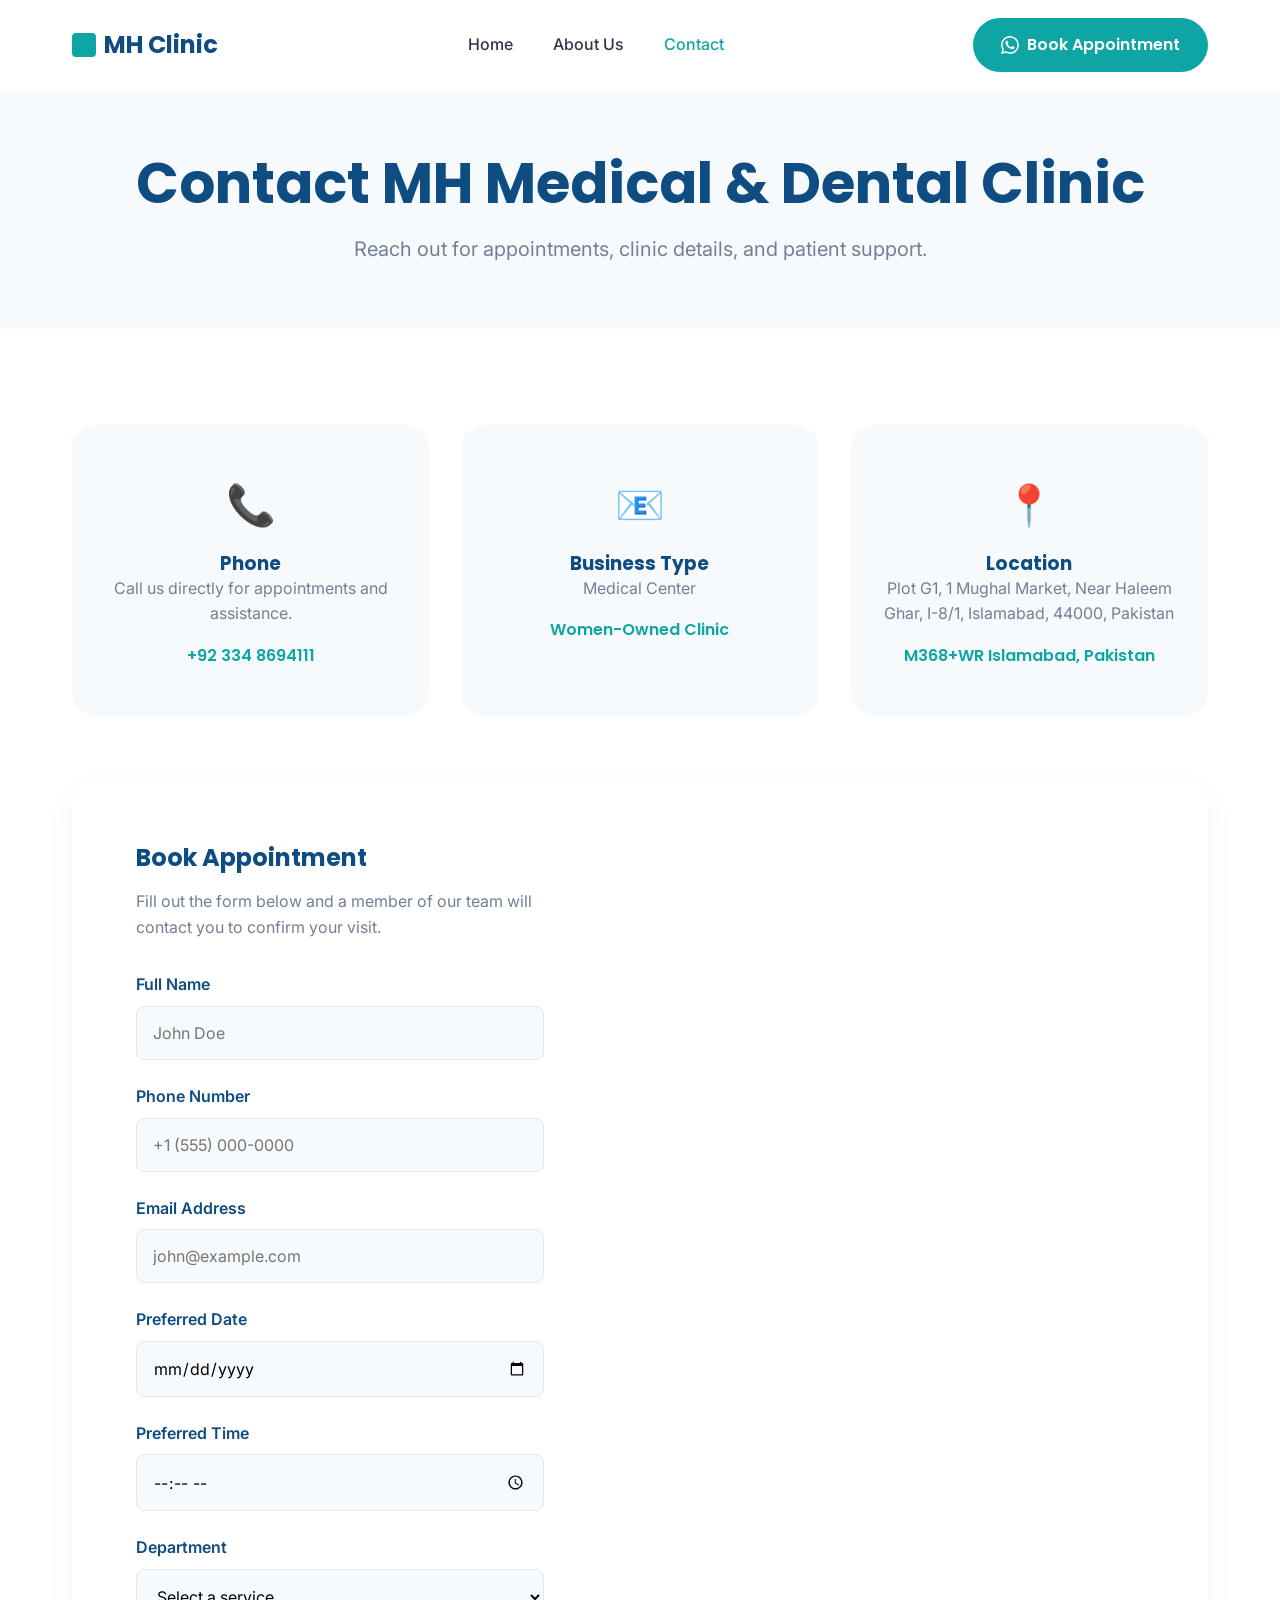
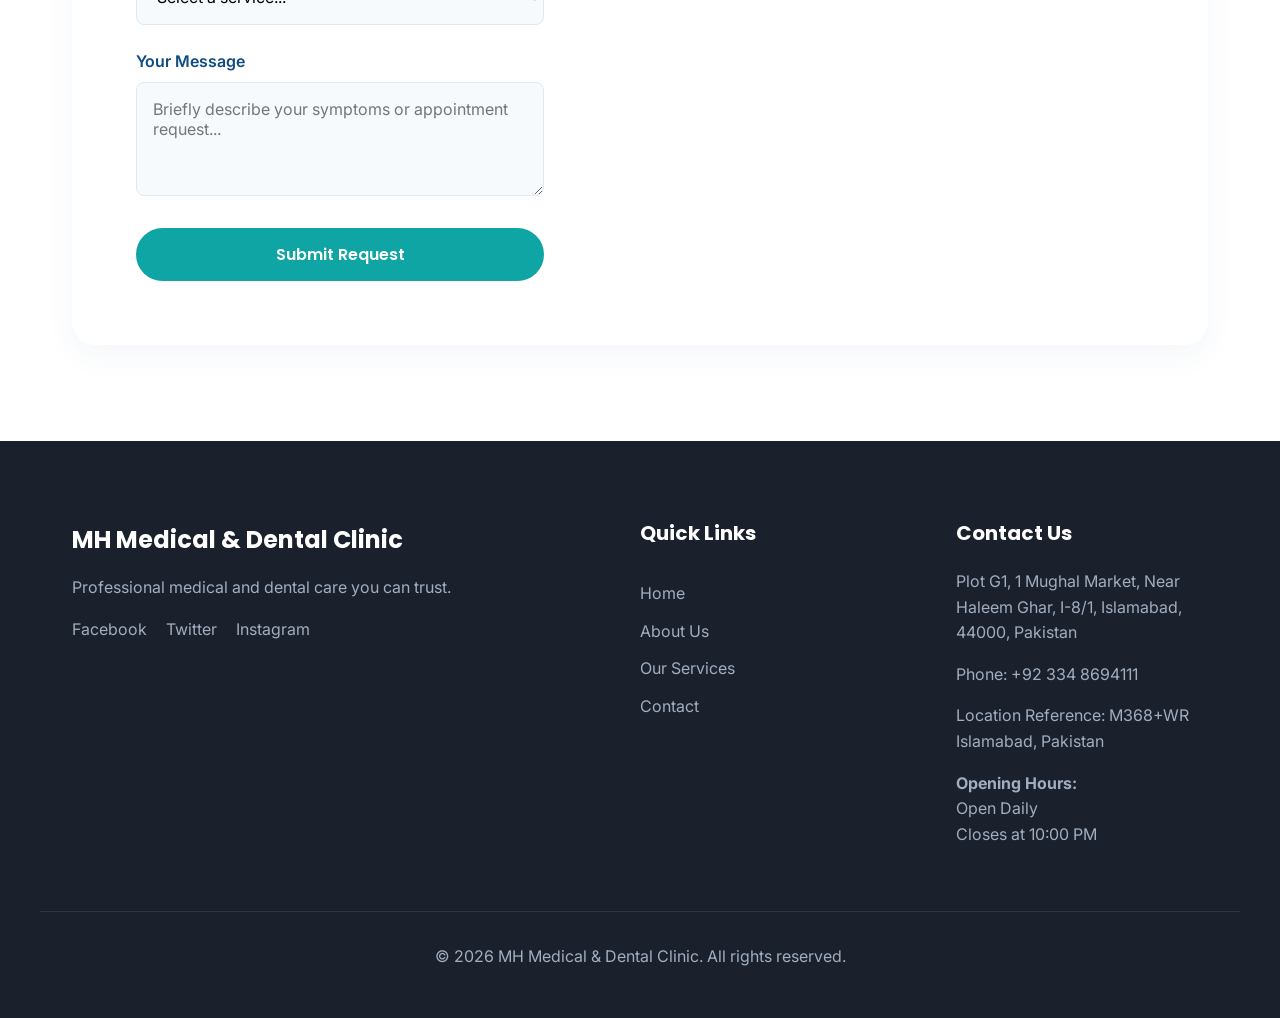
<file: contact.html>
<!doctype html>
<html lang="en">
  <head>
    <meta charset="UTF-8" />
    <meta name="viewport" content="width=device-width, initial-scale=1.0" />
    <title>Contact Us | MH Medical & Dental Clinic</title>
    <link
      href="https://fonts.googleapis.com/css2?family=Inter:wght@400;500;600&family=Poppins:wght@500;600;700&display=swap"
      rel="stylesheet"
    />
    <link rel="stylesheet" href="style.css" />
  </head>
  <body>
    <!-- Navigation -->
    <header class="navbar" id="navbar">
      <div class="container nav-container">
        <a href="index.html" class="logo">
          <span class="logo-icon"></span>
          MH Clinic
        </a>
        <nav class="nav-links">
          <a href="index.html">Home</a>
          <a href="about.html">About Us</a>
          <a href="contact.html" class="active">Contact</a>
        </nav>
        <div class="nav-actions">
          <a
              href="https://wa.me/923348694111"
              class="btn btn-primary"
              style="display: inline-flex; align-items: center; gap: 8px"
              target="_blank"
              rel="noopener noreferrer"
            >
              <svg
                xmlns="http://www.w3.org/2000/svg"
                width="18"
                height="18"
                fill="currentColor"
                viewBox="0 0 16 16"
              >
                <path
                  d="M13.601 2.326A7.854 7.854 0 0 0 7.994 0C3.627 0 .068 3.558.064 7.926c-.003 1.396.366 2.76 1.057 3.965L0 16l4.204-1.102a7.933 7.933 0 0 0 3.79.965h.004c4.368 0 7.926-3.558 7.93-7.93A7.898 7.898 0 0 0 13.6 2.326zM7.994 14.521a6.573 6.573 0 0 1-3.356-.92l-.24-.144-2.494.654.666-2.433-.156-.251a6.56 6.56 0 0 1-1.007-3.505c.004-3.639 2.961-6.592 6.602-6.592 1.764.002 3.422.692 4.665 1.94a6.577 6.577 0 0 1 1.928 4.66c-.004 3.639-2.961 6.592-6.602 6.592zm3.615-4.934c-.197-.099-1.17-.578-1.353-.646-.182-.065-.315-.099-.445.099-.133.197-.513.646-.627.775-.114.133-.232.148-.43.05-.197-.1-.836-.308-1.592-.985-.59-.525-.985-1.175-1.103-1.372-.114-.198-.011-.304.088-.403.087-.088.197-.232.296-.346.1-.114.133-.198.198-.33.065-.134.034-.248-.015-.347-.05-.099-.445-1.076-.612-1.47-.16-.389-.323-.335-.445-.34-.114-.004-.247-.007-.38-.007a.729.729 0 0 0-.529.247c-.182.198-.691.677-.691 1.654 0 .977.71 1.916.81 2.049.098.133 1.394 2.132 3.383 2.992.47.205.84.326 1.129.418.475.152.904.129 1.246.08.38-.058 1.171-.48 1.338-.943.164-.464.164-.86.114-.943-.049-.084-.182-.133-.38-.232z"
                />
              </svg>
              Book Appointment
            </a>
        </div>
        <button class="mobile-menu-btn" aria-label="Toggle menu">☰</button>
      </div>
    </header>

    <!-- Page Header -->
    <section class="page-header bg-light">
      <div class="container">
        <h1>Contact MH Medical & Dental Clinic</h1>
        <p>Reach out for appointments, clinic details, and patient support.</p>
      </div>
    </section>

    <!-- Contact Section -->
    <section class="contact-section section-padding fade-in-section">
      <div class="container contact-container">
        <div class="contact-info-grid">
          <div class="contact-card">
            <div class="contact-icon">📞</div>
            <h3>Phone</h3>
            <p>Call us directly for appointments and assistance.</p>
            <a href="tel:+923348694111" class="contact-link">+92 334 8694111</a>
          </div>
          <div class="contact-card">
            <div class="contact-icon">📧</div>
            <h3>Business Type</h3>
            <p>Medical Center</p>
            <a href="#" class="contact-link">Women-Owned Clinic</a>
          </div>
          <div class="contact-card">
            <div class="contact-icon">📍</div>
            <h3>Location</h3>
            <p>
              Plot G1, 1 Mughal Market, Near Haleem Ghar, I-8/1, Islamabad,
              44000, Pakistan
            </p>
            <a href="#" class="contact-link">M368+WR Islamabad, Pakistan</a>
          </div>
        </div>

        <div class="contact-form-wrapper">
          <div class="contact-form-content">
            <h2>Book Appointment</h2>
            <p>
              Fill out the form below and a member of our team will contact you
              to confirm your visit.
            </p>
            <form class="contact-form" action="#" method="POST">
              <div class="form-group">
                <label for="name">Full Name</label>
                <input
                  type="text"
                  id="name"
                  name="name"
                  placeholder="John Doe"
                  required
                />
              </div>
              <div class="form-group">
                <label for="phone">Phone Number</label>
                <input
                  type="tel"
                  id="phone"
                  name="phone"
                  placeholder="+1 (555) 000-0000"
                  required
                />
              </div>
              <div class="form-group">
                <label for="email">Email Address</label>
                <input
                  type="email"
                  id="email"
                  name="email"
                  placeholder="john@example.com"
                  required
                />
              </div>
              <div class="form-group">
                <label for="date">Preferred Date</label>
                <input type="date" id="date" name="date" required />
              </div>
              <div class="form-group">
                <label for="time">Preferred Time</label>
                <input type="time" id="time" name="time" required />
              </div>
              <div class="form-group">
                <label for="department">Department</label>
                <select id="department" name="department" required>
                  <option value="" disabled selected>
                    Select a service...
                  </option>
                  <option value="medical">Medical Consultation</option>
                  <option value="dental">Dental Consultation</option>
                  <option value="checkups">General Checkups</option>
                  <option value="preventive">Preventive Care</option>
                  <option value="oral">Oral Health Services</option>
                  <option value="procedures">Minor Procedures</option>
                  <option value="family">Family Medicine</option>
                  <option value="followup">Follow-up Care</option>
                </select>
              </div>
              <div class="form-group">
                <label for="message">Your Message</label>
                <textarea
                  id="message"
                  name="message"
                  rows="4"
                  placeholder="Briefly describe your symptoms or appointment request..."
                  required
                ></textarea>
              </div>
              <button type="submit" class="btn btn-primary btn-full">
                Submit Request
              </button>
            </form>
          </div>
          <div class="map-container">
            <div
              class="map-placeholder"
              style="padding: 0; border: none; background: none"
            >
              <iframe
                src="https://www.google.com/maps?q=Plot%20G1%2C%201%20Mughal%20Market%2C%20Near%20Haleem%20Ghar%2C%20I-8%2F1%2C%20Islamabad%2C%2044000%2C%20Pakistan&output=embed"
                width="100%"
                height="100%"
                style="border: 0; border-radius: inherit; display: block"
                allowfullscreen=""
                loading="lazy"
              ></iframe>
            </div>
          </div>
        </div>
      </div>
    </section>

    <!-- Footer -->
    <footer class="footer">
      <div class="container footer-grid">
        <div class="footer-brand">
          <a href="index.html" class="logo footer-logo"
            >MH Medical & Dental Clinic</a
          >
          <p>Professional medical and dental care you can trust.</p>
          <div style="margin-top: 1rem">
            <a href="#" style="color: #a0aec0; margin-right: 15px">Facebook</a>
            <a href="#" style="color: #a0aec0; margin-right: 15px">Twitter</a>
            <a href="#" style="color: #a0aec0">Instagram</a>
          </div>
        </div>
        <div class="footer-links">
          <h4>Quick Links</h4>
          <a href="index.html">Home</a>
          <a href="about.html">About Us</a>
          <a href="#services">Our Services</a>
          <a href="contact.html">Contact</a>
        </div>
        <div class="footer-contact">
          <h4>Contact Us</h4>
          <p>
            Plot G1, 1 Mughal Market, Near Haleem Ghar, I-8/1, Islamabad, 44000,
            Pakistan
          </p>
          <p>Phone: +92 334 8694111</p>
          <p>Location Reference: M368+WR Islamabad, Pakistan</p>
          <p style="margin-top: 0.5rem">
            <strong>Opening Hours:</strong><br />Open Daily<br />Closes at 10:00
            PM
          </p>
        </div>
      </div>
      <div class="container footer-bottom">
        <p>&copy; 2026 MH Medical & Dental Clinic. All rights reserved.</p>
      </div>
    </footer>

    <script src="script.js"></script>
  </body>
</html>
</file>
<file: style.css>
/* ==========================================================================
   CSS Variables (Design System)
   ========================================================================== */
:root {
  /* Colors */
  --clr-primary: #0f4c81; /* Medical Blue */
  --clr-primary-light: #1866a8;
  --clr-accent: #0ea5a4; /* Teal */
  --clr-accent-hover: #0c8e8d;
  --clr-bg: #f7fafc; /* Light Gray */
  --clr-surface: #ffffff; /* White */
  --clr-text-main: #2d3748; /* Charcoal */
  --clr-text-muted: #718096;
  --clr-border: #e2e8f0;

  /* Typography */
  --font-heading: "Poppins", sans-serif;
  --font-body: "Inter", sans-serif;

  /* Spacing & Layout */
  --container-max: 1200px;
  --container-padding: 0 2rem;
  --section-spacing: 6rem;

  /* Visuals */
  --radius-sm: 8px;
  --radius-md: 16px;
  --radius-lg: 24px;
  --shadow-soft: 0 10px 30px rgba(15, 76, 129, 0.05);
  --shadow-hover: 0 20px 40px rgba(15, 76, 129, 0.1);
  --transition: all 0.3s cubic-bezier(0.25, 0.8, 0.25, 1);
}

/* ==========================================================================
   Reset & Global Styles
   ========================================================================== */
* {
  margin: 0;
  padding: 0;
  box-sizing: border-box;
}

html {
  scroll-behavior: smooth;
}

body {
  font-family: var(--font-body);
  color: var(--clr-text-main);
  background-color: var(--clr-surface);
  line-height: 1.6;
  -webkit-font-smoothing: antialiased;
}

h1,
h2,
h3,
h4,
h5,
h6 {
  font-family: var(--font-heading);
  color: var(--clr-primary);
  line-height: 1.2;
}

p {
  color: var(--clr-text-muted);
  margin-bottom: 1rem;
}

a {
  text-decoration: none;
  color: var(--clr-primary);
  transition: var(--transition);
}

.container {
  max-width: var(--container-max);
  margin: 0 auto;
  padding: var(--container-padding);
}

.section-padding {
  padding: var(--section-spacing) 0;
}

.bg-light {
  background-color: var(--clr-bg);
}

.section-header {
  text-align: center;
  max-width: 700px;
  margin: 0 auto 4rem auto;
}

.section-header h2 {
  font-size: 2.5rem;
  margin-bottom: 1rem;
}

.section-header p {
  font-size: 1.125rem;
}

/* ==========================================================================
   Components: Buttons & Forms
   ========================================================================== */
.btn {
  display: inline-block;
  padding: 0.875rem 1.75rem;
  border-radius: 50px;
  font-family: var(--font-heading);
  font-weight: 600;
  font-size: 1rem;
  text-align: center;
  cursor: pointer;
  border: none;
  transition: var(--transition);
}

.btn-primary {
  background-color: var(--clr-accent);
  color: var(--clr-surface);
}

.btn-primary:hover {
  background-color: var(--clr-accent-hover);
  transform: translateY(-2px);
  box-shadow: 0 4px 12px rgba(14, 165, 164, 0.3);
  color: var(--clr-surface);
}

.btn-secondary {
  background-color: transparent;
  color: var(--clr-primary);
  border: 2px solid var(--clr-border);
}

.btn-secondary:hover {
  border-color: var(--clr-primary);
  background-color: var(--clr-bg);
}

.btn-large {
  padding: 1rem 2.5rem;
  font-size: 1.125rem;
}

.btn-full {
  width: 100%;
}

/* ==========================================================================
   Navigation
   ========================================================================== */
.navbar {
  position: fixed;
  top: 0;
  left: 0;
  width: 100%;
  background-color: var(--clr-surface);
  z-index: 1000;
  transition: var(--transition);
  border-bottom: 1px solid transparent;
}

.navbar.scrolled {
  box-shadow: 0 4px 20px rgba(0, 0, 0, 0.05);
  border-bottom: 1px solid var(--clr-border);
  padding: 0.5rem 0;
}

.nav-container {
  display: flex;
  justify-content: space-between;
  align-items: center;
  height: 90px;
}

.logo {
  font-family: var(--font-heading);
  font-size: 1.5rem;
  font-weight: 700;
  color: var(--clr-primary);
  display: flex;
  align-items: center;
  gap: 0.5rem;
}

.logo-icon {
  width: 24px;
  height: 24px;
  background-color: var(--clr-accent);
  border-radius: 4px;
}

.nav-links {
  display: flex;
  gap: 2.5rem;
}

.nav-links a {
  font-weight: 500;
  color: var(--clr-text-main);
}

.nav-links a:hover,
.nav-links a.active {
  color: var(--clr-accent);
}

.mobile-menu-btn {
  display: none;
  background: none;
  border: none;
  font-size: 1.5rem;
  color: var(--clr-primary);
  cursor: pointer;
}

/* ==========================================================================
   Hero Section
   ========================================================================== */
.hero {
  /* 1. Change top padding to match bottom so it's even */
  padding-top: 6rem;
  padding-bottom: 6rem;

  /* 2. Add these 3 lines to make it tall and push content to the middle */
  min-height: 80vh;
  display: flex;
  align-items: center;

  /* 3. Keep your existing background */
  background: linear-gradient(
    to right,
    var(--clr-surface) 50%,
    var(--clr-bg) 50%
  );
}

.hero-container {
  display: grid;
  grid-template-columns: 1fr 1fr;
  gap: 4rem;
  align-items: center;
}

.badge {
  display: inline-block;
  padding: 0.5rem 1rem;
  background-color: var(--clr-bg);
  color: var(--clr-primary);
  border-radius: 50px;
  font-weight: 600;
  font-size: 0.875rem;
  margin-bottom: 1.5rem;
  border: 1px solid var(--clr-border);
}

.hero-title {
  font-size: 4rem;
  margin-bottom: 1.5rem;
  letter-spacing: -1px;
}

.hero-subtitle {
  font-size: 1.25rem;
  margin-bottom: 2.5rem;
  max-width: 500px;
}

.hero-buttons {
  display: flex;
  gap: 1rem;
  margin-bottom: 3rem;
}

.hero-trust {
  display: flex;
  align-items: center;
  gap: 1rem;
}

.stars {
  color: #f6ad55;
  font-size: 1.25rem;
  letter-spacing: 2px;
}

.image-placeholder {
  width: 100%;
  height: 500px;
  background-color: var(--clr-border);
  border-radius: var(--radius-lg);
  display: flex;
  align-items: center;
  justify-content: center;
  color: var(--clr-text-muted);
  font-family: var(--font-heading);
}

.image-placeholder.tall {
  height: 600px;
}
.image-placeholder.small {
  height: 300px;
}

/* ==========================================================================
   Stats / Trust Indicators
   ========================================================================== */
.stats {
  border-top: 1px solid var(--clr-border);
  border-bottom: 1px solid var(--clr-border);
  padding: 4rem 0;
}

.stats-container {
  display: grid;
  grid-template-columns: repeat(4, 1fr);
  text-align: center;
  gap: 2rem;
}

.stat-item h3 {
  font-size: 3rem;
  color: var(--clr-accent);
  margin-bottom: 0.5rem;
}

.stat-item p {
  font-weight: 600;
  color: var(--clr-primary);
  margin: 0;
}

/* ==========================================================================
   Services Section (Cards)
   ========================================================================== */
.services-grid {
  display: grid;
  grid-template-columns: repeat(2, 1fr);
  gap: 2rem;
}

.service-card {
  background-color: var(--clr-surface);
  padding: 3rem;
  border-radius: var(--radius-lg);
  box-shadow: var(--shadow-soft);
  transition: var(--transition);
  border: 1px solid transparent;
}

.service-card:hover {
  transform: translateY(-5px);
  box-shadow: var(--shadow-hover);
  border-color: var(--clr-accent);
}

.service-icon {
  font-size: 2.5rem;
  margin-bottom: 1.5rem;
  background-color: var(--clr-bg);
  width: 80px;
  height: 80px;
  display: flex;
  align-items: center;
  justify-content: center;
  border-radius: var(--radius-md);
}

.service-card h3 {
  font-size: 1.5rem;
  margin-bottom: 1rem;
}

/* ==========================================================================
   Why Choose Us
   ========================================================================== */
.why-container {
  display: grid;
  grid-template-columns: 1fr 1fr;
  gap: 4rem;
  align-items: center;
}

.why-content h2 {
  font-size: 3rem;
  margin-bottom: 1.5rem;
}

.benefit-list {
  list-style: none;
  margin-top: 2rem;
}

.benefit-list li {
  font-size: 1.125rem;
  color: var(--clr-text-main);
  margin-bottom: 1rem;
  display: flex;
  align-items: center;
  font-weight: 500;
}

/* ==========================================================================
   Testimonials
   ========================================================================== */
.testimonial-grid {
  display: grid;
  grid-template-columns: repeat(2, 1fr);
  gap: 2rem;
}

.testimonial-card {
  background-color: var(--clr-surface);
  padding: 3rem;
  border-radius: var(--radius-lg);
  box-shadow: var(--shadow-soft);
}

.testimonial-card p {
  font-size: 1.125rem;
  color: var(--clr-text-main);
  font-style: italic;
  margin: 1.5rem 0;
}

.patient-name {
  font-weight: 600;
  color: var(--clr-primary);
  font-family: var(--font-heading);
}

/* ==========================================================================
   CTA Banner
   ========================================================================== */
.cta-banner {
  background-color: var(--clr-primary);
  text-align: center;
}

.cta-container h2 {
  color: var(--clr-surface);
  font-size: 3rem;
  margin-bottom: 1rem;
}

.cta-container p {
  color: rgba(255, 255, 255, 0.8);
  font-size: 1.25rem;
  margin-bottom: 2.5rem;
}

/* ==========================================================================
   Inner Pages (About & Contact)
   ========================================================================== */
.page-header {
  padding-top: 150px;
  padding-bottom: 4rem;
  text-align: center;
}

.page-header h1 {
  font-size: 3.5rem;
  margin-bottom: 1rem;
}

.page-header p {
  font-size: 1.25rem;
  max-width: 600px;
  margin: 0 auto;
}

/* About Us Layouts */
.mission-container {
  display: grid;
  grid-template-columns: 1fr 1fr;
  gap: 4rem;
}

.mission-content h2 {
  font-size: 2.5rem;
  margin-bottom: 1.5rem;
}

.mission-values {
  display: grid;
  gap: 1.5rem;
}

.value-card {
  padding: 1.5rem;
  background-color: var(--clr-bg);
  border-radius: var(--radius-md);
  border-left: 4px solid var(--clr-accent);
}

.facilities-grid,
.team-grid {
  display: grid;
  grid-template-columns: repeat(3, 1fr);
  gap: 2rem;
}

.team-card {
  background-color: var(--clr-surface);
  border-radius: var(--radius-lg);
  overflow: hidden;
  box-shadow: var(--shadow-soft);
}

.team-image-placeholder {
  height: 300px;
  background-color: var(--clr-border);
  display: flex;
  align-items: center;
  justify-content: center;
  color: var(--clr-text-muted);
}

.team-info {
  padding: 2rem;
  text-align: center;
}
.team-info h3 {
  margin-bottom: 0.25rem;
}
.team-title {
  color: var(--clr-accent);
  font-weight: 600;
  margin-bottom: 1rem;
}

/* Contact Layouts */
.contact-info-grid {
  display: grid;
  grid-template-columns: repeat(3, 1fr);
  gap: 2rem;
  margin-bottom: 4rem;
}

.contact-card {
  text-align: center;
  padding: 3rem 2rem;
  background-color: var(--clr-bg);
  border-radius: var(--radius-lg);
}

.contact-icon {
  font-size: 2.5rem;
  margin-bottom: 1rem;
}

.contact-link {
  font-weight: 600;
  color: var(--clr-accent);
  font-family: var(--font-heading);
}

.contact-form-wrapper {
  display: grid;
  grid-template-columns: 1fr 1fr;
  gap: 4rem;
  background-color: var(--clr-surface);
  border-radius: var(--radius-lg);
  box-shadow: var(--shadow-soft);
  overflow: hidden;
}

.contact-form-content {
  padding: 4rem;
}
.contact-form-content h2 {
  margin-bottom: 1rem;
}
.contact-form-content p {
  margin-bottom: 2rem;
}

.form-group {
  margin-bottom: 1.5rem;
}
.form-group label {
  display: block;
  font-weight: 600;
  margin-bottom: 0.5rem;
  color: var(--clr-primary);
}

.form-group input,
.form-group select,
.form-group textarea {
  width: 100%;
  padding: 1rem;
  border: 1px solid var(--clr-border);
  border-radius: var(--radius-sm);
  font-family: var(--font-body);
  font-size: 1rem;
  background-color: var(--clr-bg);
  transition: var(--transition);
}

.form-group input:focus,
.form-group select:focus,
.form-group textarea:focus {
  outline: none;
  border-color: var(--clr-accent);
  background-color: var(--clr-surface);
}

.map-placeholder {
  height: 100%;
  min-height: 400px;
  background-color: var(--clr-border);
  display: flex;
  align-items: center;
  justify-content: center;
  color: var(--clr-text-muted);
}

/* ==========================================================================
   Footer
   ========================================================================== */
.footer {
  background-color: #1a202c;
  color: var(--clr-surface);
  padding-top: 5rem;
}

.footer-grid {
  display: grid;
  grid-template-columns: 2fr 1fr 1fr;
  gap: 4rem;
  margin-bottom: 3rem;
}

.footer-logo {
  color: var(--clr-surface);
  margin-bottom: 1rem;
}
.footer p {
  color: #a0aec0;
}
.footer h4 {
  color: var(--clr-surface);
  margin-bottom: 1.5rem;
  font-size: 1.25rem;
}

.footer-links {
  display: flex;
  flex-direction: column;
  gap: 0.75rem;
}
.footer-links a {
  color: #a0aec0;
}
.footer-links a:hover {
  color: var(--clr-accent);
}

.footer-bottom {
  border-top: 1px solid rgba(255, 255, 255, 0.1);
  padding: 2rem 2rem;
  text-align: center;
}

/* ==========================================================================
   Animations & JS Classes
   ========================================================================== */
.fade-in-section {
  opacity: 0;
  transform: translateY(30px);
  transition:
    opacity 0.8s ease-out,
    transform 0.8s ease-out;
  will-change: opacity, visibility;
}

.fade-in-section.is-visible {
  opacity: 1;
  transform: none;
}

/* ==========================================================================
   Responsive Design
   ========================================================================== */
@media (max-width: 992px) {
  .hero-container,
  .why-container,
  .mission-container,
  .contact-form-wrapper {
    grid-template-columns: 1fr;
  }

  .hero {
    background: var(--clr-bg);
    text-align: center;
  }
  .hero-buttons {
    justify-content: center;
  }
  .hero-trust {
    justify-content: center;
  }

  .stats-container,
  .facilities-grid,
  .team-grid,
  .contact-info-grid {
    grid-template-columns: repeat(2, 1fr);
  }

  .footer-grid {
    grid-template-columns: 1fr 1fr;
  }
}

@media (max-width: 768px) {
  .nav-links,
  .nav-actions {
    display: none;
  }
  .mobile-menu-btn {
    display: block;
  }

  .hero-title {
    font-size: 3rem;
  }

  .stats-container,
  .services-grid,
  .testimonial-grid,
  .facilities-grid,
  .team-grid,
  .contact-info-grid,
  .footer-grid {
    grid-template-columns: 1fr;
  }

  .contact-form-content {
    padding: 2rem;
  }
}
</file>
